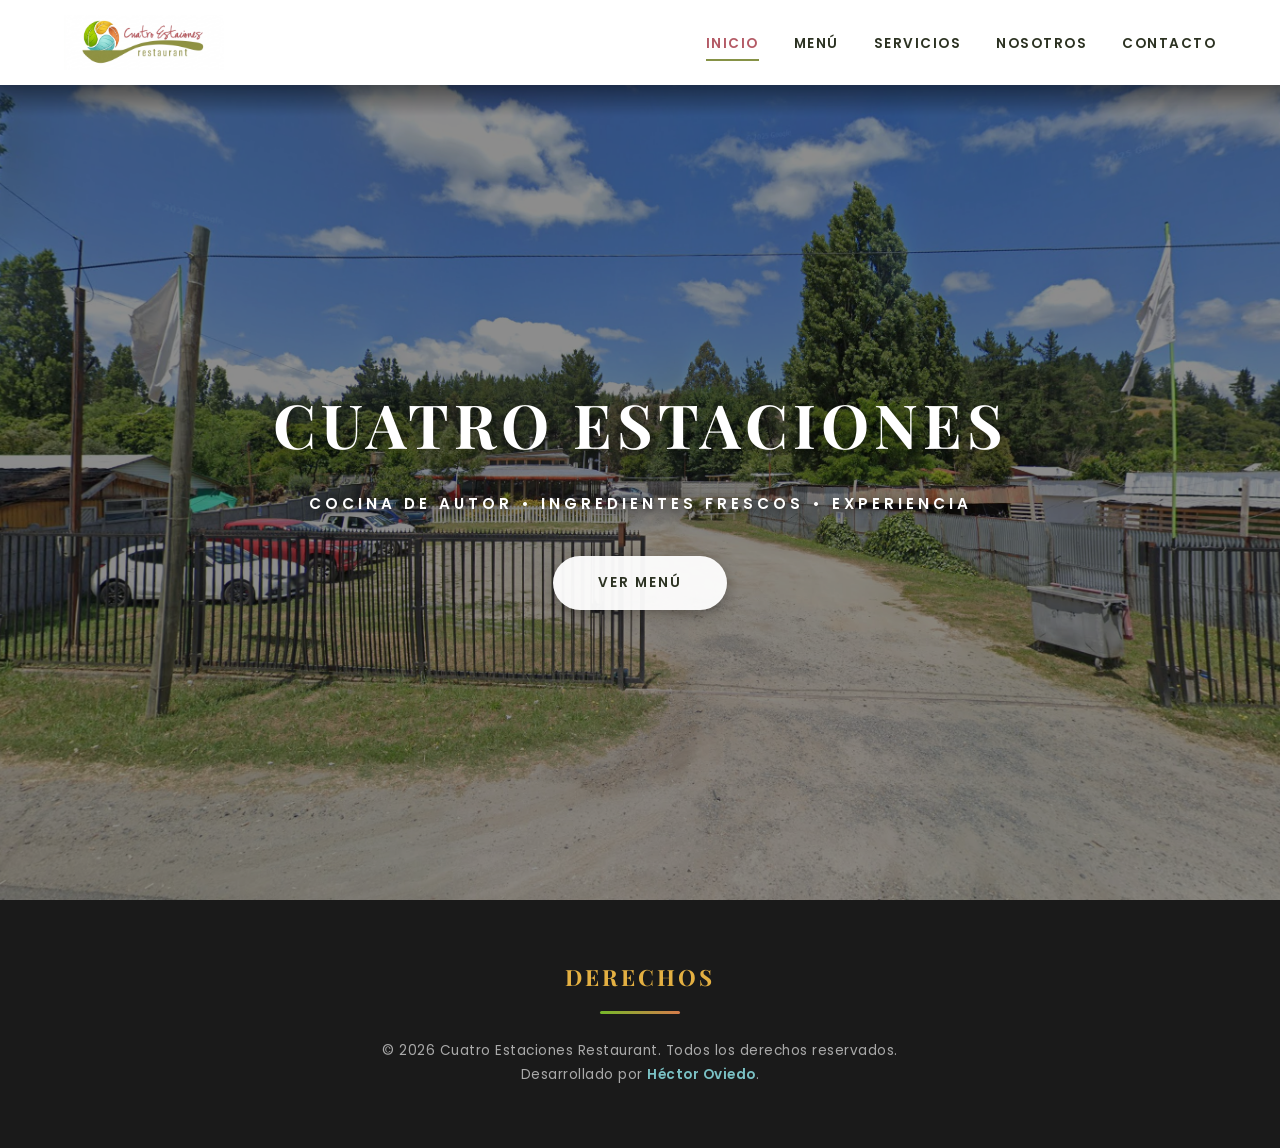
<file: index.html>
<!DOCTYPE html>
<html lang="es">
<head>
    <meta charset="UTF-8">
    <meta name="viewport" content="width=device-width, initial-scale=1.0">
    <title>Cuatro Estaciones | Restaurante</title>
    <link href="https://fonts.googleapis.com/css2?family=Playfair+Display:ital,wght@0,400;0,700;1,400&family=Poppins:wght@300;400;600&display=swap" rel="stylesheet">
    <link rel="stylesheet" href="css/index.css">
</head>
<body>

    <header class="main-header">
        <div class="top-nav-bar">
            <div class="logo-container">
                <img src="img/logo.png" alt="Logo Cuatro Estaciones" class="nav-logo">
            </div>
            <nav>
                <input type="checkbox" id="menu-toggle" class="menu-toggle">
                <label for="menu-toggle" class="hamburger">&#9776;</label>
                
                <ul class="nav-links">
                    <li><a href="#" class="active">INICIO</a></li>
                    <li><a href="menu.html">MENÚ</a></li>
                    <li><a href="servicios.html">SERVICIOS</a></li>
                    <li><a href="nosotros.html">NOSOTROS</a></li>
                    <li><a href="contacto.html">CONTACTO</a></li>
                </ul>
            </nav>
        </div>
    </header>

    <section class="hero-section" style="background: url('img/Entrada.png') no-repeat center center/cover;">
        <div class="hero-overlay"></div>
        
        <div class="hero-center-content">
            <h1 class="hero-title">CUATRO ESTACIONES</h1>
            <p class="hero-subtitle">COCINA DE AUTOR • INGREDIENTES FRESCOS • EXPERIENCIA</p>
            <a href="#" class="btn-premium">VER MENÚ</a>
        </div>
    </section>

    <footer class="concept-section">
        <div class="concept-container">
            <h2 class="concept-title">DERECHOS</h2>
            <div class="concept-divider"></div>
            <p class="concept-text">
                &copy; 2026 Cuatro Estaciones Restaurant. Todos los derechos reservados.
                <br>
                Desarrollado por <strong class="author-name">Héctor Oviedo</strong>.
            </p>
        </div>
    </footer>

</body>
</html>
</file>
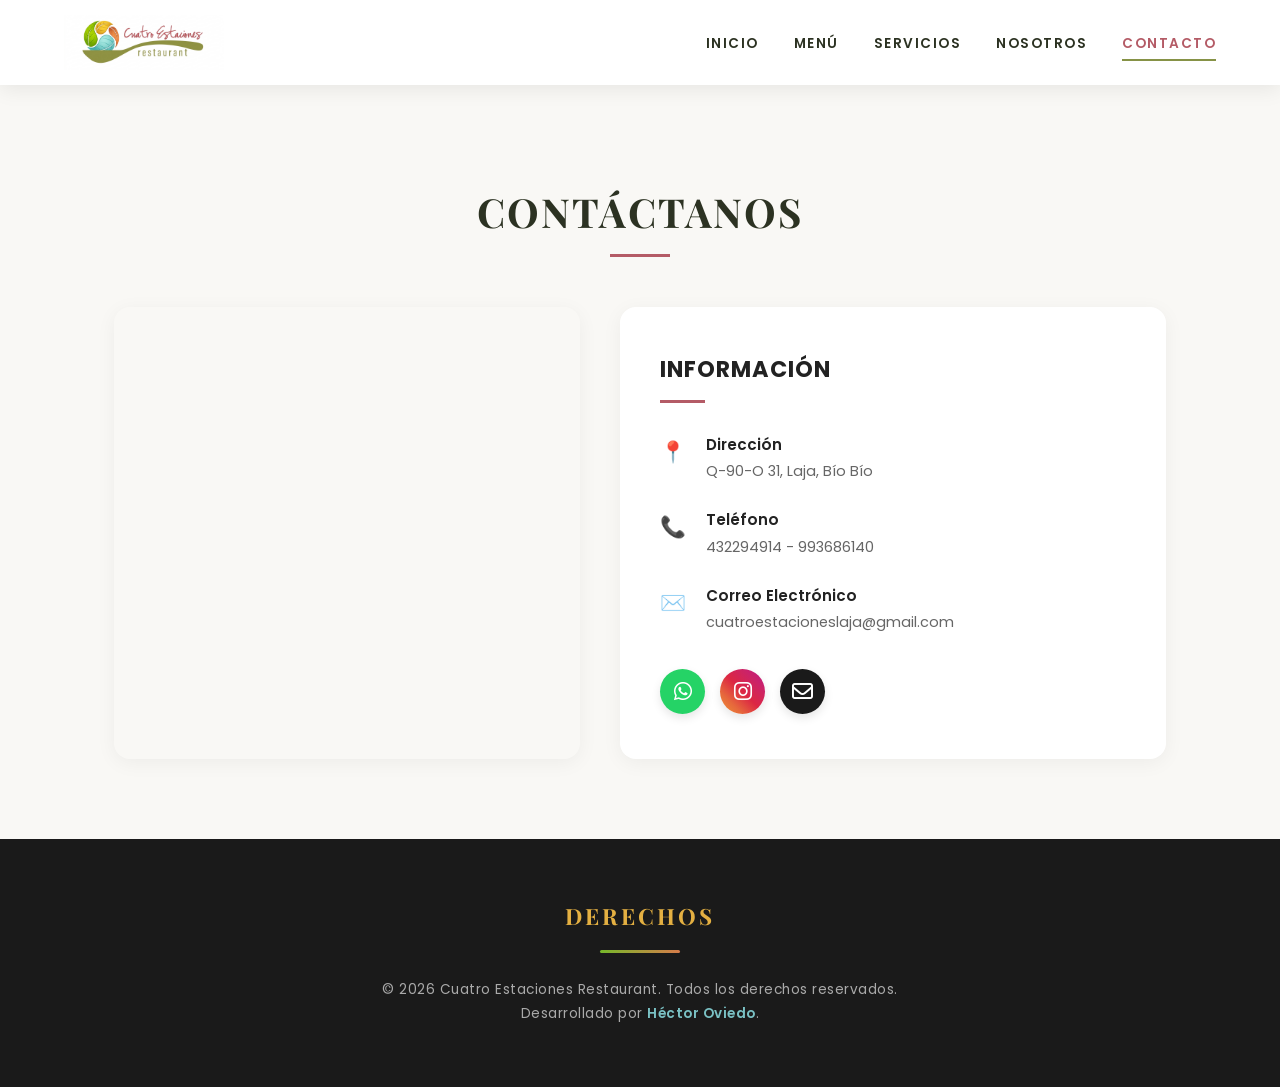
<file: contacto.html>
<!DOCTYPE html>
<html lang="es">
<head>
    <meta charset="UTF-8">
    <meta name="viewport" content="width=device-width, initial-scale=1.0">
    <title>Contacto | Cuatro Estaciones</title>
    <link href="https://fonts.googleapis.com/css2?family=Playfair+Display:ital,wght@0,400;0,700;1,400&family=Poppins:wght@300;400;600&display=swap" rel="stylesheet">
    <link rel="stylesheet" href="https://cdnjs.cloudflare.com/ajax/libs/font-awesome/6.4.2/css/all.min.css">
    <link rel="stylesheet" href="css/index.css">
    <link rel="stylesheet" href="css/contacto.css">
</head>
<body>

    <header class="main-header">
        <div class="top-nav-bar">
            <div class="logo-container">
                <img src="img/logo.png" alt="Logo Cuatro Estaciones" class="nav-logo">
            </div>
            <nav>
                <input type="checkbox" id="menu-toggle" class="menu-toggle">
                <label for="menu-toggle" class="hamburger">☰</label>
                
                <ul class="nav-links">
                    <li><a href="index.html">INICIO</a></li>
                    <li><a href="menu.html">MENÚ</a></li>
                    <li><a href="servicios.html">SERVICIOS</a></li>
                    <li><a href="nosotros.html">NOSOTROS</a></li>
                    <li><a href="contacto.html" class="active">CONTACTO</a></li>
                </ul>
            </nav>
        </div>
    </header>

    <div style="margin-top: 120px;"></div>

    <section class="contact-container-section">
        <h2 class="contact-main-title">CONTÁCTANOS</h2>
        <div class="contact-main-divider"></div>

        <div class="contact-grid">
            <div class="map-wrapper-box">
                <div class="map-inner">
                    <iframe 
                    src="https://www.google.com/maps/embed?pb=!1m18!1m12!1m3!1d3148.4310565257993!2d-72.68571152431412!3d-37.256574772121334!2m3!1f0!2f0!3f0!3m2!1i1024!2i768!4f13.1!3m3!1m2!1s0x966978eb07f58ce9%3A0x5aed7cc97808eaa2!2sRestaurant%20Cuatro%20Estaciones!5e0!3m2!1ses-419!2scl!4v1719365200000!5m2!1ses-419!2scl" 
                    class="contact-map" 
                    allowfullscreen="" 
                    loading="lazy" 
                    referrerpolicy="strict-origin-when-cross-origin">
                </iframe>
                </div>
            </div>

            <div class="contact-info-card">
                <h3>INFORMACIÓN</h3>
                <div class="info-divider"></div>
                
                <ul class="info-details-list">
                    <li>
                        <span class="info-icon">📍</span>
                        <div class="info-text">
                            <strong>Dirección</strong>
                            <p>Q-90-O 31, Laja, Bío Bío</p>
                        </div>
                    </li>
                    <li>
                        <span class="info-icon">📞</span>
                        <div class="info-text">
                            <strong>Teléfono</strong>
                            <p>432294914 - 993686140</p>
                        </div>
                    </li>
                    <li>
                        <span class="info-icon">✉️</span>
                        <div class="info-text">
                            <strong>Correo Electrónico</strong>
                            <p>cuatroestacioneslaja@gmail.com</p>
                        </div>
                    </li>
                </ul>

                <div class="social-icons-wrapper">
                    <a href="https://wa.me/56947875170" target="_blank" class="social-circle bg-whatsapp" title="WhatsApp">
                        <i class="fa-brands fa-whatsapp"></i>
                    </a>
                    <a href="https://instagram.com" target="_blank" class="social-circle bg-instagram" title="Instagram">
                        <i class="fa-brands fa-instagram"></i>
                    </a>
                    <a href="mailto:cuatroestacioneslaja@gmail.com" class="social-circle bg-email" title="Correo">
                        <i class="fa-regular fa-envelope"></i>
                    </a>
                </div>
            </div>
        </div>
    </section>

    <footer class="concept-section">
        <div class="concept-container">
            <h2 class="concept-title">DERECHOS</h2>
            <div class="concept-divider"></div>
            <p class="concept-text">
                © 2026 Cuatro Estaciones Restaurant. Todos los derechos reservados.
                <br>
                Desarrollado por <strong class="author-name">Héctor Oviedo</strong>.
            </p>
        </div>
    </footer>

</body>
</html>
</file>
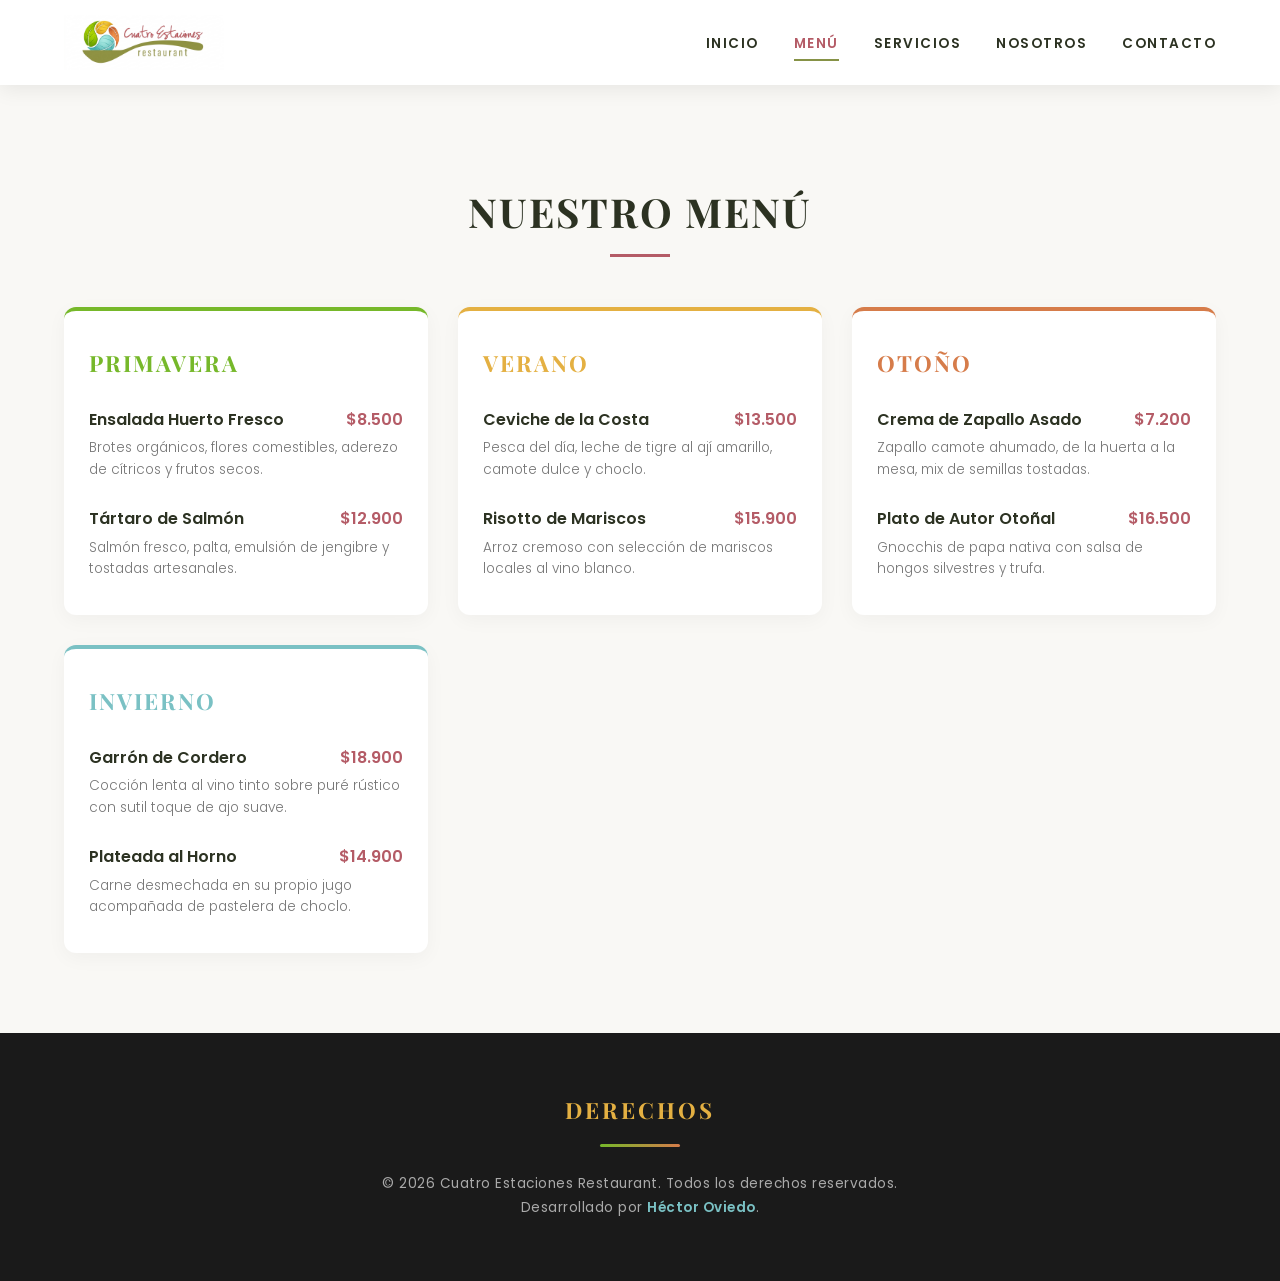
<file: menu.html>
<!DOCTYPE html>
<html lang="es">
<head>
    <meta charset="UTF-8">
    <meta name="viewport" content="width=device-width, initial-scale=1.0">
    <title>Menú | Cuatro Estaciones</title>
    <link href="https://fonts.googleapis.com/css2?family=Playfair+Display:ital,wght@0,400;0,700;1,400&family=Poppins:wght@300;400;600&display=swap" rel="stylesheet">
    <link rel="stylesheet" href="css/index.css">
    <link rel="stylesheet" href="css/menu.css">

</head>
<body>

    <header class="main-header">
        <div class="top-nav-bar">
            <div class="logo-container">
                <img src="img/logo.png" alt="Logo Cuatro Estaciones" class="nav-logo">
            </div>
            <nav>
                <input type="checkbox" id="menu-toggle" class="menu-toggle">
                <label for="menu-toggle" class="hamburger">&#9776;</label>
                
                <ul class="nav-links">
                    <li><a href="index.html">INICIO</a></li>
                    <li><a href="menu.html" class="active">MENÚ</a></li>
                    <li><a href="servicios.html">SERVICIOS</a></li>
                    <li><a href="nosotros.html">NOSOTROS</a></li>
                    <li><a href="contacto.html">CONTACTO</a></li>
                </ul>
            </nav>
        </div>
    </header>

    <div style="margin-top: 120px;"></div>

    <section class="menu-container-section">
        <h2 class="menu-main-title">NUESTRO MENÚ</h2>
        <div class="menu-main-divider"></div>

        <div class="menu-grid">
            <div class="menu-card border-primavera">
                <h3 class="menu-card-title txt-primavera">PRIMAVERA</h3>
                <ul class="menu-items-list">
                    <li>
                        <div class="menu-item-header">
                            <span class="item-name">Ensalada Huerto Fresco</span>
                            <span class="item-price">$8.500</span>
                        </div>
                        <p class="item-description">Brotes orgánicos, flores comestibles, aderezo de cítricos y frutos secos.</p>
                    </li>
                    <li>
                        <div class="menu-item-header">
                            <span class="item-name">Tártaro de Salmón</span>
                            <span class="item-price">$12.900</span>
                        </div>
                        <p class="item-description">Salmón fresco, palta, emulsión de jengibre y tostadas artesanales.</p>
                    </li>
                </ul>
            </div>

            <div class="menu-card border-verano">
                <h3 class="menu-card-title txt-verano">VERANO</h3>
                <ul class="menu-items-list">
                    <li>
                        <div class="menu-item-header">
                            <span class="item-name">Ceviche de la Costa</span>
                            <span class="item-price">$13.500</span>
                        </div>
                        <p class="item-description">Pesca del día, leche de tigre al ají amarillo, camote dulce y choclo.</p>
                    </li>
                    <li>
                        <div class="menu-item-header">
                            <span class="item-name">Risotto de Mariscos</span>
                            <span class="item-price">$15.900</span>
                        </div>
                        <p class="item-description">Arroz cremoso con selección de mariscos locales al vino blanco.</p>
                    </li>
                </ul>
            </div>

            <div class="menu-card border-otono">
                <h3 class="menu-card-title txt-otono">OTOÑO</h3>
                <ul class="menu-items-list">
                    <li>
                        <div class="menu-item-header">
                            <span class="item-name">Crema de Zapallo Asado</span>
                            <span class="item-price">$7.200</span>
                        </div>
                        <p class="item-description">Zapallo camote ahumado, de la huerta a la mesa, mix de semillas tostadas.</p>
                    </li>
                    <li>
                        <div class="menu-item-header">
                            <span class="item-name">Plato de Autor Otoñal</span>
                            <span class="item-price">$16.500</span>
                        </div>
                        <p class="item-description">Gnocchis de papa nativa con salsa de hongos silvestres y trufa.</p>
                    </li>
                </ul>
            </div>

            <div class="menu-card border-invierno">
                <h3 class="menu-card-title txt-invierno">INVIERNO</h3>
                <ul class="menu-items-list">
                    <li>
                        <div class="menu-item-header">
                            <span class="item-name">Garrón de Cordero</span>
                            <span class="item-price">$18.900</span>
                        </div>
                        <p class="item-description">Cocción lenta al vino tinto sobre puré rústico con sutil toque de ajo suave.</p>
                    </li>
                    <li>
                        <div class="menu-item-header">
                            <span class="item-name">Plateada al Horno</span>
                            <span class="item-price">$14.900</span>
                        </div>
                        <p class="item-description">Carne desmechada en su propio jugo acompañada de pastelera de choclo.</p>
                    </li>
                </ul>
            </div>
        </div>
    </section>

    <footer class="concept-section">
        <div class="concept-container">
            <h2 class="concept-title">DERECHOS</h2>
            <div class="concept-divider"></div>
            <p class="concept-text">
                &copy; 2026 Cuatro Estaciones Restaurant. Todos los derechos reservados.
                <br>
                Desarrollado por <strong class="author-name">Héctor Oviedo</strong>.
            </p>
        </div>
    </footer>

</body>
</html>
</file>
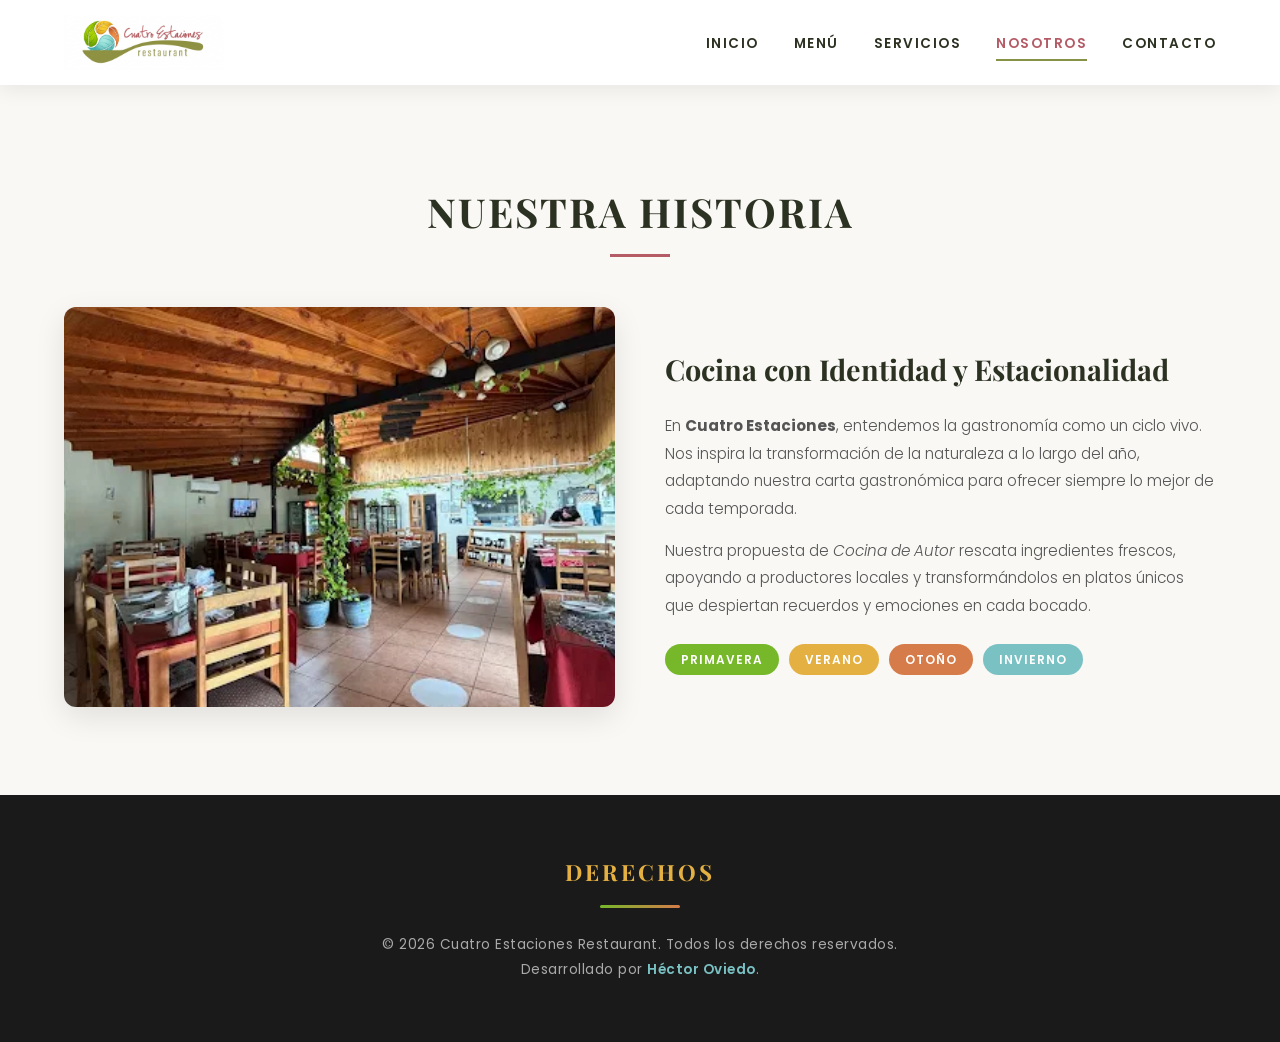
<file: nosotros.html>
<!DOCTYPE html>
<html lang="es">
<head>
    <meta charset="UTF-8">
    <meta name="viewport" content="width=device-width, initial-scale=1.0">
    <title>Nosotros | Cuatro Estaciones</title>
    <link href="https://fonts.googleapis.com/css2?family=Playfair+Display:ital,wght@0,400;0,700;1,400&family=Poppins:wght@300;400;600&display=swap" rel="stylesheet">
    <link rel="stylesheet" href="css/index.css">
    <link rel="stylesheet" href="css/nosotros.css">
</head>
<body>

    <header class="main-header">
        <div class="top-nav-bar">
            <div class="logo-container">
                <img src="img/logo.png" alt="Logo Cuatro Estaciones" class="nav-logo">
            </div>
            <nav>
                <input type="checkbox" id="menu-toggle" class="menu-toggle">
                <label for="menu-toggle" class="hamburger">&#9776;</label>
                
                <ul class="nav-links">
                    <li><a href="index.html">INICIO</a></li>
                    <li><a href="menu.html">MENÚ</a></li>
                    <li><a href="servicios.html">SERVICIOS</a></li>
                    <li><a href="nosotros.html" class="active">NOSOTROS</a></li>
                    <li><a href="contacto.html">CONTACTO</a></li>
                </ul>
            </nav>
        </div>
    </header>

    <div style="margin-top: 120px;"></div>

    <section class="about-container-section">
        <h2 class="about-main-title">NUESTRA HISTORIA</h2>
        <div class="about-main-divider"></div>

        <div class="about-content">
            <div class="about-image-wrapper">
                <img src="img/Mesas.png" alt="Local Cuatro Estaciones" class="about-img">
            </div>

            <div class="about-text-wrapper">
                <h3>Cocina con Identidad y Estacionalidad</h3>
                <p>En <strong>Cuatro Estaciones</strong>, entendemos la gastronomía como un ciclo vivo. Nos inspira la transformación de la naturaleza a lo largo del año, adaptando nuestra carta gastronómica para ofrecer siempre lo mejor de cada temporada.</p>
                <p>Nuestra propuesta de <em>Cocina de Autor</em> rescata ingredientes frescos, apoyando a productores locales y transformándolos en platos únicos que despiertan recuerdos y emociones en cada bocado.</p>
                
                <div class="about-pillars">
                    <span class="pillar-tag color-tag-primavera">Primavera</span>
                    <span class="pillar-tag color-tag-verano">Verano</span>
                    <span class="pillar-tag color-tag-otono">Otoño</span>
                    <span class="pillar-tag color-tag-invierno">Invierno</span>
                </div>
            </div>
        </div>
    </section>

    <footer class="concept-section">
        <div class="concept-container">
            <h2 class="concept-title">DERECHOS</h2>
            <div class="concept-divider"></div>
            <p class="concept-text">
                &copy; 2026 Cuatro Estaciones Restaurant. Todos los derechos reservados.
                <br>
                Desarrollado por <strong class="author-name">Héctor Oviedo</strong>.
            </p>
        </div>
    </footer>

</body>
</html>
</file>
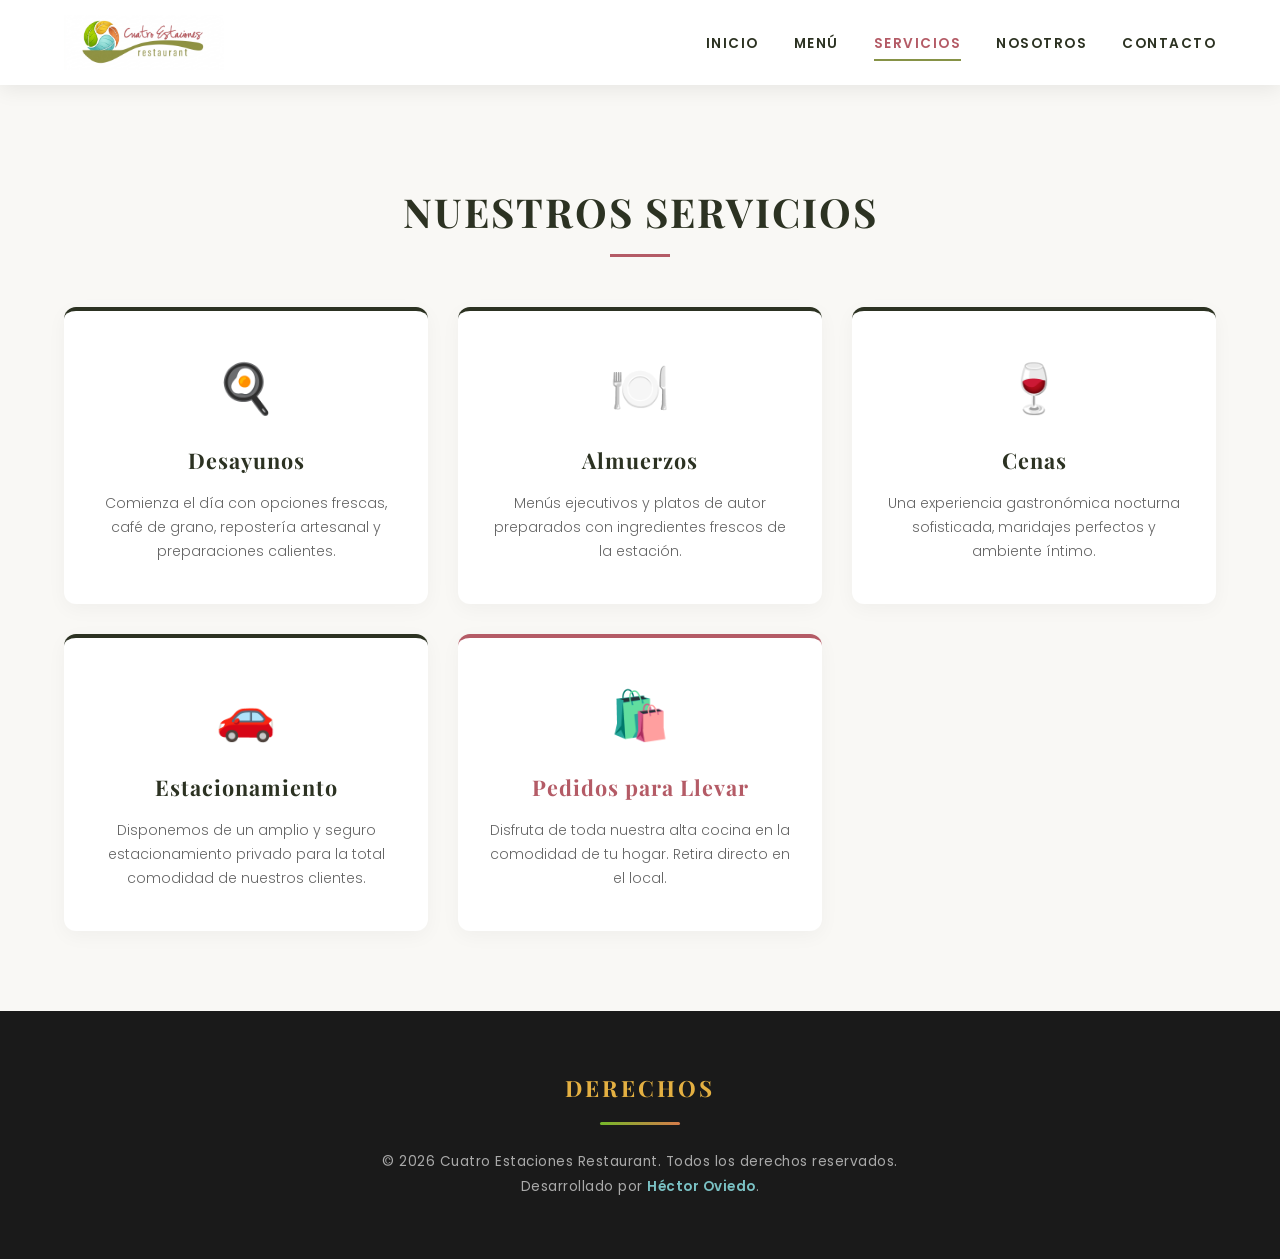
<file: servicios.html>
<!DOCTYPE html>
<html lang="es">
<head>
    <meta charset="UTF-8">
    <meta name="viewport" content="width=device-width, initial-scale=1.0">
    <title>Servicios | Cuatro Estaciones</title>
    <link href="https://fonts.googleapis.com/css2?family=Playfair+Display:ital,wght@0,400;0,700;1,400&family=Poppins:wght@300;400;600&display=swap" rel="stylesheet">
    <link rel="stylesheet" href="css/index.css">
    <link rel="stylesheet" href="css/servicios.css">
</head>
<body>

    <header class="main-header">
        <div class="top-nav-bar">
            <div class="logo-container">
                <img src="img/logo.png" alt="Logo Cuatro Estaciones" class="nav-logo">
            </div>
            <nav>
                <input type="checkbox" id="menu-toggle" class="menu-toggle">
                <label for="menu-toggle" class="hamburger">&#9776;</label>
                
                <ul class="nav-links">
                    <li><a href="index.html">INICIO</a></li>
                    <li><a href="menu.html">MENÚ</a></li>
                    <li><a href="servicios.html" class="active">SERVICIOS</a></li>
                    <li><a href="nosotros.html">NOSOTROS</a></li>
                    <li><a href="contacto.html">CONTACTO</a></li>
                </ul>
            </nav>
        </div>
    </header>

    <div style="margin-top: 120px;"></div>

    <section class="services-container-section">
        <h2 class="services-main-title">NUESTROS SERVICIOS</h2>
        <div class="services-main-divider"></div>

        <div class="services-grid">
            <div class="service-card border-primavera">
                <div class="service-icon">🍳</div>
                <h3 class="service-card-title txt-primavera">Desayunos</h3>
                <p class="service-description">Comienza el día con opciones frescas, café de grano, repostería artesanal y preparaciones calientes.</p>
            </div>

            <div class="service-card border-verano">
                <div class="service-icon">🍽️</div>
                <h3 class="service-card-title txt-verano">Almuerzos</h3>
                <p class="service-description">Menús ejecutivos y platos de autor preparados con ingredientes frescos de la estación.</p>
            </div>

            <div class="service-card border-otono">
                <div class="service-icon">🍷</div>
                <h3 class="service-card-title txt-otono">Cenas</h3>
                <p class="service-description">Una experiencia gastronómica nocturna sofisticada, maridajes perfectos y ambiente íntimo.</p>
            </div>

            <div class="service-card border-invierno">
                <div class="service-icon">🚗</div>
                <h3 class="service-card-title txt-invierno">Estacionamiento</h3>
                <p class="service-description">Disponemos de un amplio y seguro estacionamiento privado para la total comodidad de nuestros clientes.</p>
            </div>

            <div class="service-card border-principal">
                <div class="service-icon">🛍️</div>
                <h3 class="service-card-title txt-principal">Pedidos para Llevar</h3>
                <p class="service-description">Disfruta de toda nuestra alta cocina en la comodidad de tu hogar. Retira directo en el local.</p>
            </div>
        </div>
    </section>

    <footer class="concept-section">
        <div class="concept-container">
            <h2 class="concept-title">DERECHOS</h2>
            <div class="concept-divider"></div>
            <p class="concept-text">
                &copy; 2026 Cuatro Estaciones Restaurant. Todos los derechos reservados.
                <br>
                Desarrollado por <strong class="author-name">Héctor Oviedo</strong>.
            </p>
        </div>
    </footer>

</body>
</html>
</file>
<file: css/index.css>
:root {
    --color-principal: #B45B66;
    --color-oliva: #869246;
    --color-primavera: #76B82A;
    --color-verano: #E4B042;
    --color-otono: #D67C4A;
    --color-invierno: #7AC1C4;
    --dark-bg: #12160d;
    --footer-bg: #1a1a1a;
    --light-bg: #f9f8f5;
    --text-color: #2c3222;
}

*, *::before, *::after {
    margin: 0;
    padding: 0;
    box-sizing: border-box;
}

body {
    font-family: 'Poppins', sans-serif;
    color: var(--text-color);
    background-color: var(--light-bg);
    line-height: 1.6;
    overflow-x: hidden;
}

.main-header {
    background-color: rgba(255, 255, 255, 0.98);
    box-shadow: 0 4px 20px rgba(0, 0, 0, 0.08);
    position: fixed;
    width: 100%;
    top: 0;
    left: 0;
    z-index: 1000;
    height: 85px; 
    display: flex;
    align-items: center;
}

.top-nav-bar {
    max-width: 1200px;
    width: 100%;
    margin: 0 auto;
    display: flex;
    justify-content: space-between;
    align-items: center;
    padding: 0 24px;
}

.logo-container {
    display: flex;
    align-items: center;
}

.nav-logo {
    height: 55px; 
    width: auto;
    object-fit: contain;
    display: block;
}

.nav-links {
    display: flex;
    list-style: none;
    gap: 35px;
    align-items: center;
}

.nav-links a {
    text-decoration: none;
    color: var(--text-color);
    font-weight: 600;
    font-size: 0.85rem;
    letter-spacing: 1.5px;
    transition: color 0.3s ease;
    position: relative;
    padding: 8px 0;
}

.nav-links a:hover, 
.nav-links a.active {
    color: var(--color-principal);
}

.nav-links a::after {
    content: '';
    position: absolute;
    width: 0;
    height: 2px;
    bottom: 0;
    left: 0;
    background-color: var(--color-oliva);
    transition: width 0.3s ease;
}

.nav-links a:hover::after,
.nav-links a.active::after {
    width: 100%;
}

.menu-toggle, .hamburger {
    display: none;
}

.hero-section {
    position: relative;
    height: calc(100vh - 85px); 
    margin-top: 85px; 
    display: flex;
    align-items: center;
    justify-content: center;
    text-align: center;
    padding: 0 20px;
}

.hero-overlay {
    position: absolute;
    top: 0;
    left: 0;
    width: 100%;
    height: 100%;
    background-color: rgba(0, 0, 0, 0.45);
    z-index: 1;
}

.hero-center-content {
    position: relative;
    z-index: 2;
    color: #ffffff;
    max-width: 850px;
}

.hero-title {
    font-family: 'Playfair Display', serif;
    font-size: 3.8rem;
    font-weight: 700;
    letter-spacing: 5px;
    margin-bottom: 20px;
    text-shadow: 2px 4px 15px rgba(0, 0, 0, 0.6);
}

.hero-subtitle {
    font-size: 0.95rem;
    letter-spacing: 4px;
    margin-bottom: 40px;
    color: #ffffff;
    font-weight: 600;
    text-shadow: 1px 2px 8px rgba(0, 0, 0, 0.8);
}

.btn-premium {
    display: inline-block;
    text-decoration: none;
    background-color: rgba(255, 255, 255, 0.95);
    color: var(--text-color);
    padding: 16px 45px;
    font-weight: 600;
    font-size: 0.85rem;
    letter-spacing: 2px;
    border-radius: 50px;
    transition: all 0.3s ease;
    box-shadow: 0 4px 15px rgba(0, 0, 0, 0.3);
}

.btn-premium:hover {
    background-color: var(--color-principal);
    color: #ffffff;
    transform: translateY(-3px);
    box-shadow: 0 6px 20px rgba(180, 91, 102, 0.4);
}

.concept-section {
    background-color: var(--footer-bg);
    color: #ffffff;
    padding: 60px 20px;
    text-align: center;
}

.concept-container {
    max-width: 600px;
    margin: 0 auto;
}

.concept-title {
    font-family: 'Playfair Display', serif;
    font-size: 1.4rem;
    letter-spacing: 3px;
    color: var(--color-verano); 
    margin-bottom: 15px;
}

.concept-divider {
    width: 80px;
    height: 3px;
    background: linear-gradient(to right, var(--color-primavera), var(--color-otono));
    margin: 0 auto 25px auto;
    border-radius: 2px;
}

.concept-text {
    font-size: 0.85rem;
    color: #aaaaaa;
    line-height: 1.8;
    letter-spacing: 0.5px;
}

.author-name {
    color: var(--color-invierno); 
    font-weight: 600;
}

@media (max-width: 768px) {
    .main-header {
        height: 75px; 
    }

    .hero-section {
        height: calc(100vh - 75px);
        margin-top: 75px;
    }

    .hero-title {
        font-size: 2.2rem;
        letter-spacing: 3px;
        margin-bottom: 15px;
    }
    
    .hero-subtitle {
        font-size: 0.8rem;
        letter-spacing: 2px;
        margin-bottom: 30px;
    }

    .hamburger {
        display: block;
        font-size: 1.8rem;
        color: var(--text-color);
        cursor: pointer;
        user-select: none;
    }

    .nav-links {
        position: fixed;
        top: 75px;
        left: -100%;
        width: 100%;
        height: calc(100vh - 75px);
        background-color: rgba(255, 255, 255, 0.98);
        flex-direction: column;
        align-items: center;
        justify-content: flex-start;
        padding-top: 60px;
        gap: 40px;
        transition: left 0.4s ease;
        box-shadow: 0 10px 20px rgba(0,0,0,0.05);
    }

    .menu-toggle:checked ~ .nav-links {
        left: 0;
    }

    .nav-links a {
        font-size: 1.1rem;
    }
}
</file>
<file: css/contacto.css>
/* ==========================================================================
   DISEÑO FINAL DE CONTACTO CON TARJETA DE INFORMACIÓN Y REDES
   ========================================================================== */
.contact-container-section {
    max-width: 1100px;
    margin: 0 auto;
    padding: 60px 24px 80px 24px;
    text-align: center;
}

.contact-main-title {
    font-family: 'Playfair Display', serif;
    font-size: 2.5rem;
    font-weight: 700;
    letter-spacing: 2px;
    color: var(--text-color);
    margin-bottom: 10px;
}

.contact-main-divider {
    width: 60px;
    height: 3px;
    background-color: var(--color-principal);
    margin: 0 auto 50px auto;
}

.contact-grid {
    display: flex;
    gap: 40px;
    text-align: left;
    align-items: stretch;
}

/* Contenedor del Mapa */
.map-wrapper-box {
    flex: 1;
}

.map-inner {
    width: 100%;
    height: 100%;
    min-height: 380px;
    border-radius: 16px;
    overflow: hidden;
    box-shadow: 0 4px 20px rgba(0,0,0,0.05);
}

.contact-map {
    width: 100%;
    height: 100%;
    border: 0;
}

/* Tarjeta de Información */
.contact-info-card {
    flex: 1;
    background-color: #ffffff;
    padding: 45px 40px;
    border-radius: 16px;
    box-shadow: 0 4px 20px rgba(0,0,0,0.05);
    display: flex;
    flex-direction: column;
    justify-content: space-between;
}

.contact-info-card h3 {
    font-family: 'Poppins', sans-serif;
    font-size: 1.4rem;
    font-weight: 700;
    letter-spacing: 1px;
    color: #222222;
}

.info-divider {
    width: 45px;
    height: 3px;
    background-color: var(--color-principal);
    margin: 12px 0 30px 0;
}

/* Lista de detalles */
.info-details-list {
    list-style: none;
    margin-bottom: 35px;
}

.info-details-list li {
    display: flex;
    align-items: flex-start;
    gap: 20px;
    margin-bottom: 25px;
}

.info-details-list li:last-child {
    margin-bottom: 0;
}

.info-icon {
    font-size: 1.3rem;
    margin-top: 2px;
}

.info-text strong {
    display: block;
    font-size: 0.95rem;
    color: #222222;
    font-weight: 600;
    margin-bottom: 3px;
}

.info-text p {
    font-size: 0.9rem;
    color: #666666;
    font-weight: 400;
}

/* Contenedor de círculos de Redes Sociales */
.social-icons-wrapper {
    display: flex;
    gap: 15px;
}

.social-circle {
    display: flex;
    align-items: center;
    justify-content: center;
    width: 45px;
    height: 45px;
    border-radius: 50%;
    text-decoration: none;
    color: #ffffff;
    transition: transform 0.3s ease, filter 0.3s ease;
    box-shadow: 0 4px 10px rgba(0,0,0,0.1);
}

.social-circle i {
    font-size: 1.3rem;
}

.social-circle:hover {
    transform: translateY(-3px);
    filter: brightness(0.9);
}

/* Colores de las Apps de redes */
.bg-whatsapp { 
    background-color: #25D366; 
}

.bg-instagram { 
    background: linear-gradient(45deg, #f09433 0%, #e6683c 25%, #dc2743 50%, #cc2366 75%, #bc1888 100%); 
}

.bg-email { 
    background-color: #1a1a1a; 
}

/* Ajuste Responsivo para celulares */
@media (max-width: 768px) {
    .contact-grid {
        flex-direction: column;
    }
    .map-inner {
        min-height: 300px;
    }
    .contact-info-card {
        padding: 35px 25px;
    }
}
</file>
<file: css/menu.css>
/* ==========================================================================
   ESTILOS DE LA SECCIÓN MENÚ (TARJETAS Y ESTACIONES)
   ========================================================================== */
.menu-container-section {
    max-width: 1200px;
    margin: 0 auto;
    padding: 60px 24px 80px 24px;
    text-align: center;
}

.menu-main-title {
    font-family: 'Playfair Display', serif;
    font-size: 2.5rem;
    font-weight: 700;
    letter-spacing: 2px;
    color: var(--text-color);
    margin-bottom: 10px;
}

.menu-main-divider {
    width: 60px;
    height: 3px;
    background-color: var(--color-principal);
    margin: 0 auto 50px auto;
}

.menu-grid {
    display: grid;
    grid-template-columns: repeat(auto-fit, minmax(280px, 1fr));
    gap: 30px;
}

.menu-card {
    background-color: #ffffff;
    padding: 35px 25px;
    border-radius: 12px;
    box-shadow: 0 5px 20px rgba(0,0,0,0.04);
    text-align: left;
    border-top: 4px solid var(--text-color);
}

.menu-card-title {
    font-family: 'Playfair Display', serif;
    font-size: 1.4rem;
    letter-spacing: 2px;
    margin-bottom: 25px;
    font-weight: 700;
}

.menu-items-list {
    list-style: none;
}

.menu-items-list li {
    margin-bottom: 25px;
}

.menu-items-list li:last-child {
    margin-bottom: 0;
}

.menu-item-header {
    display: flex;
    justify-content: space-between;
    align-items: baseline;
    margin-bottom: 5px;
}

.item-name {
    font-weight: 600;
    font-size: 1rem;
    color: var(--text-color);
}

.item-price {
    font-weight: 600;
    font-size: 1rem;
    color: var(--color-principal);
    white-space: nowrap;
    padding-left: 10px;
}

.item-description {
    font-size: 0.85rem;
    color: #777777;
    font-weight: 300;
}

/* Clases de colores según la estación */
.border-primavera { border-top-color: var(--color-primavera); }
.border-verano { border-top-color: var(--color-verano); }
.border-otono { border-top-color: var(--color-otono); }
.border-invierno { border-top-color: var(--color-invierno); }

.txt-primavera { color: var(--color-primavera); }
.txt-verano { color: var(--color-verano); }
.txt-otono { color: var(--color-otono); }
.txt-invierno { color: var(--color-invierno); }

/* Ajuste responsive para celulares */
@media (max-width: 768px) {
    .menu-container-section {
        padding: 40px 16px;
    }
}
</file>
<file: css/nosotros.css>
/* ==========================================================================
   ESTILOS DE LA SECCIÓN NOSOTROS
   ========================================================================== */
.about-container-section {
    max-width: 1200px;
    margin: 0 auto;
    padding: 60px 24px 80px 24px;
    text-align: center;
}

.about-main-title {
    font-family: 'Playfair Display', serif;
    font-size: 2.5rem;
    font-weight: 700;
    letter-spacing: 2px;
    color: var(--text-color);
    margin-bottom: 10px;
}

.about-main-divider {
    width: 60px;
    height: 3px;
    background-color: var(--color-principal);
    margin: 0 auto 50px auto;
}

.about-content {
    display: flex;
    align-items: center;
    gap: 50px;
    text-align: left;
}

.about-image-wrapper {
    flex: 1;
}

.about-img {
    width: 100%;
    height: auto;
    max-height: 400px;
    object-fit: cover;
    border-radius: 12px;
    box-shadow: 0 10px 30px rgba(0,0,0,0.1);
}

.about-text-wrapper {
    flex: 1;
}

.about-text-wrapper h3 {
    font-family: 'Playfair Display', serif;
    font-size: 1.8rem;
    color: var(--text-color);
    margin-bottom: 20px;
}

.about-text-wrapper p {
    font-size: 0.95rem;
    color: #555555;
    line-height: 1.8;
    margin-bottom: 15px;
    font-weight: 300;
}

.about-pillars {
    display: flex;
    gap: 10px;
    margin-top: 25px;
    flex-wrap: wrap;
}

.pillar-tag {
    font-size: 0.75rem;
    font-weight: 600;
    letter-spacing: 1px;
    text-transform: uppercase;
    padding: 6px 16px;
    border-radius: 20px;
    color: #ffffff;
}

.color-tag-primavera { background-color: var(--color-primavera); }
.color-tag-verano { background-color: var(--color-verano); }
.color-tag-otono { background-color: var(--color-otono); }
.color-tag-invierno { background-color: var(--color-invierno); }

@media (max-width: 768px) {
    .about-content {
        flex-direction: column;
        gap: 30px;
    }
    .about-container-section {
        padding: 40px 16px;
    }
}
</file>
<file: css/servicios.css>
/* ==========================================================================
   ESTILOS DE LA SECCIÓN SERVICIOS
   ========================================================================== */
.services-container-section {
    max-width: 1200px;
    margin: 0 auto;
    padding: 60px 24px 80px 24px;
    text-align: center;
}

.services-main-title {
    font-family: 'Playfair Display', serif;
    font-size: 2.5rem;
    font-weight: 700;
    letter-spacing: 2px;
    color: var(--text-color);
    margin-bottom: 10px;
}

.services-main-divider {
    width: 60px;
    height: 3px;
    background-color: var(--color-principal);
    margin: 0 auto 50px auto;
}

.services-grid {
    display: grid;
    grid-template-columns: repeat(auto-fit, minmax(280px, 1fr));
    gap: 30px;
    justify-content: center;
}

.service-card {
    background-color: #ffffff;
    padding: 40px 30px;
    border-radius: 12px;
    box-shadow: 0 5px 20px rgba(0,0,0,0.04);
    text-align: center;
    border-top: 4px solid var(--text-color);
    transition: transform 0.3s ease, box-shadow 0.3s ease;
}

.service-card:hover {
    transform: translateY(-5px);
    box-shadow: 0 8px 25px rgba(0,0,0,0.08);
}

.service-icon {
    font-size: 3rem;
    margin-bottom: 15px;
}

.service-card-title {
    font-family: 'Playfair Display', serif;
    font-size: 1.35rem;
    letter-spacing: 1px;
    margin-bottom: 15px;
    font-weight: 700;
}

.service-description {
    font-size: 0.88rem;
    color: #666666;
    line-height: 1.7;
    font-weight: 300;
}

/* Modificador de color extra para la quinta tarjeta */
.border-principal { border-top-color: var(--color-principal); }
.txt-principal { color: var(--color-principal); }

@media (max-width: 768px) {
    .services-container-section {
        padding: 40px 16px;
    }
}
</file>
